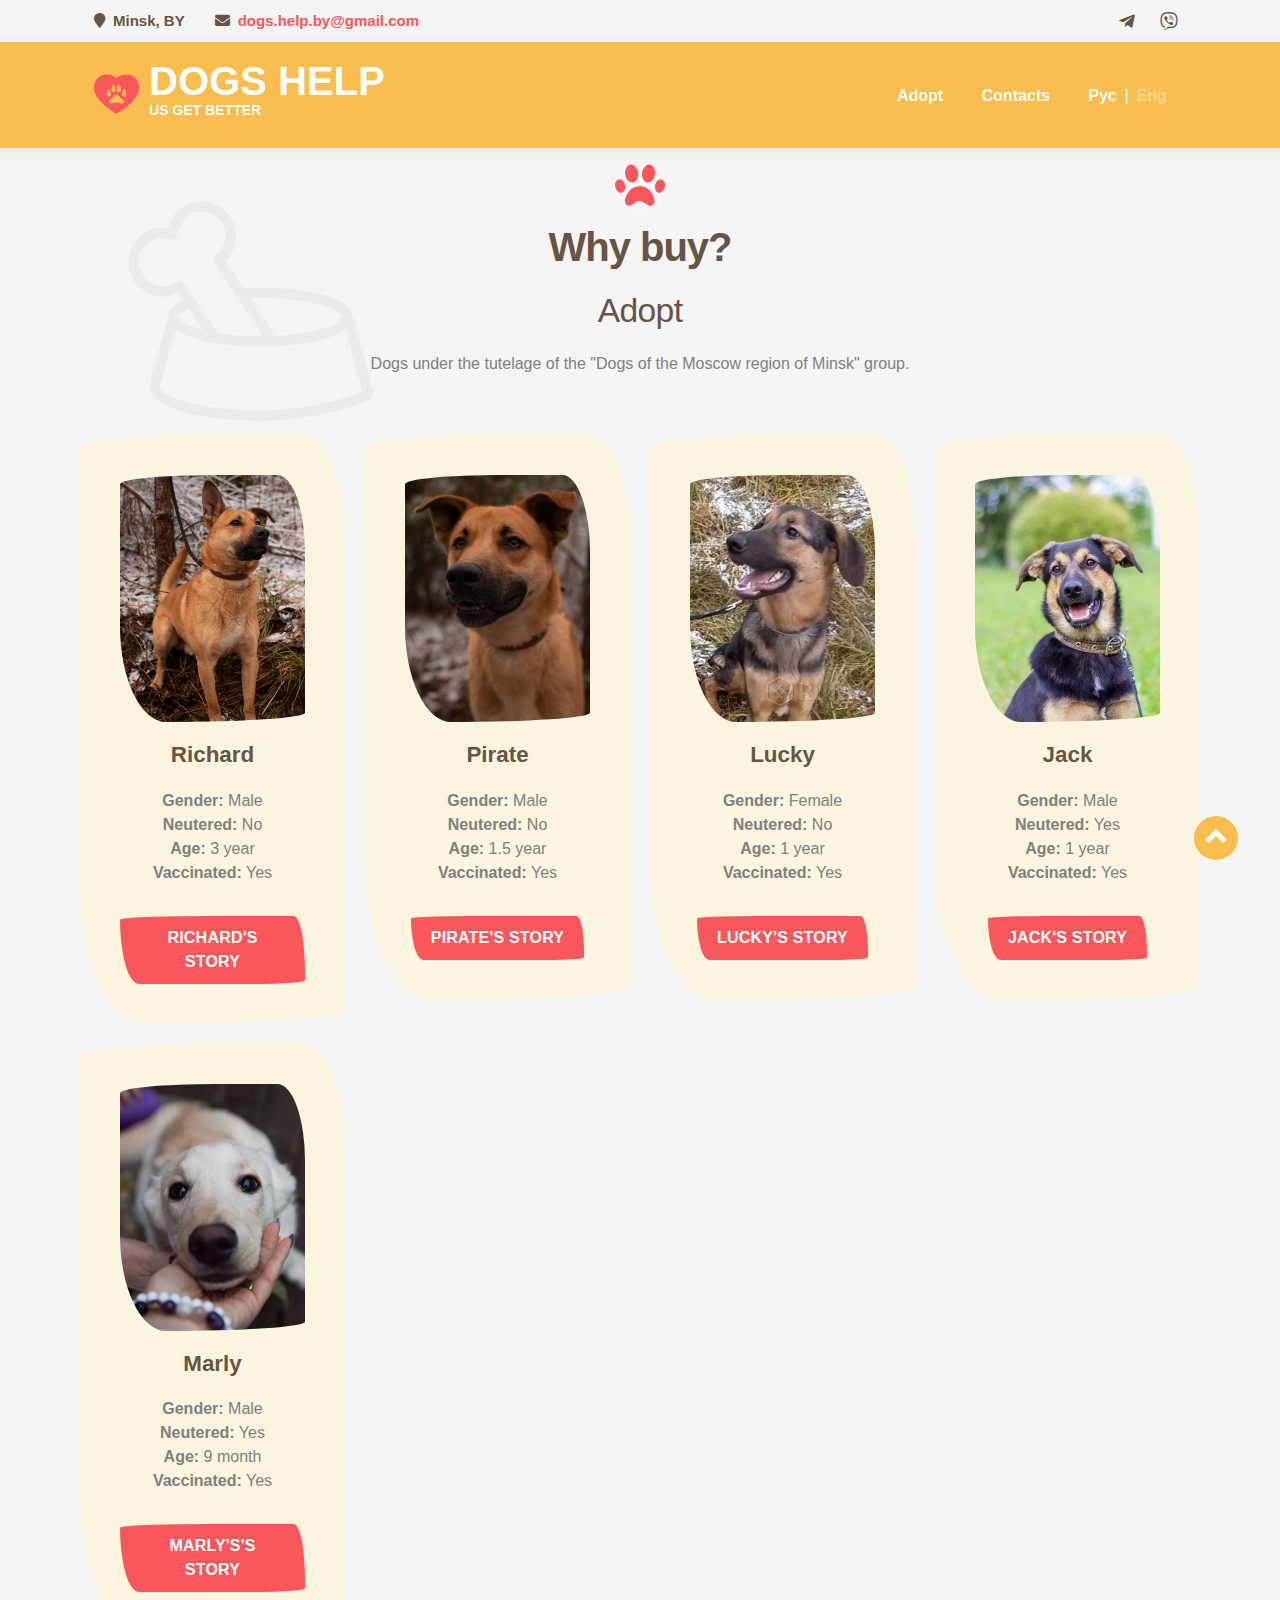
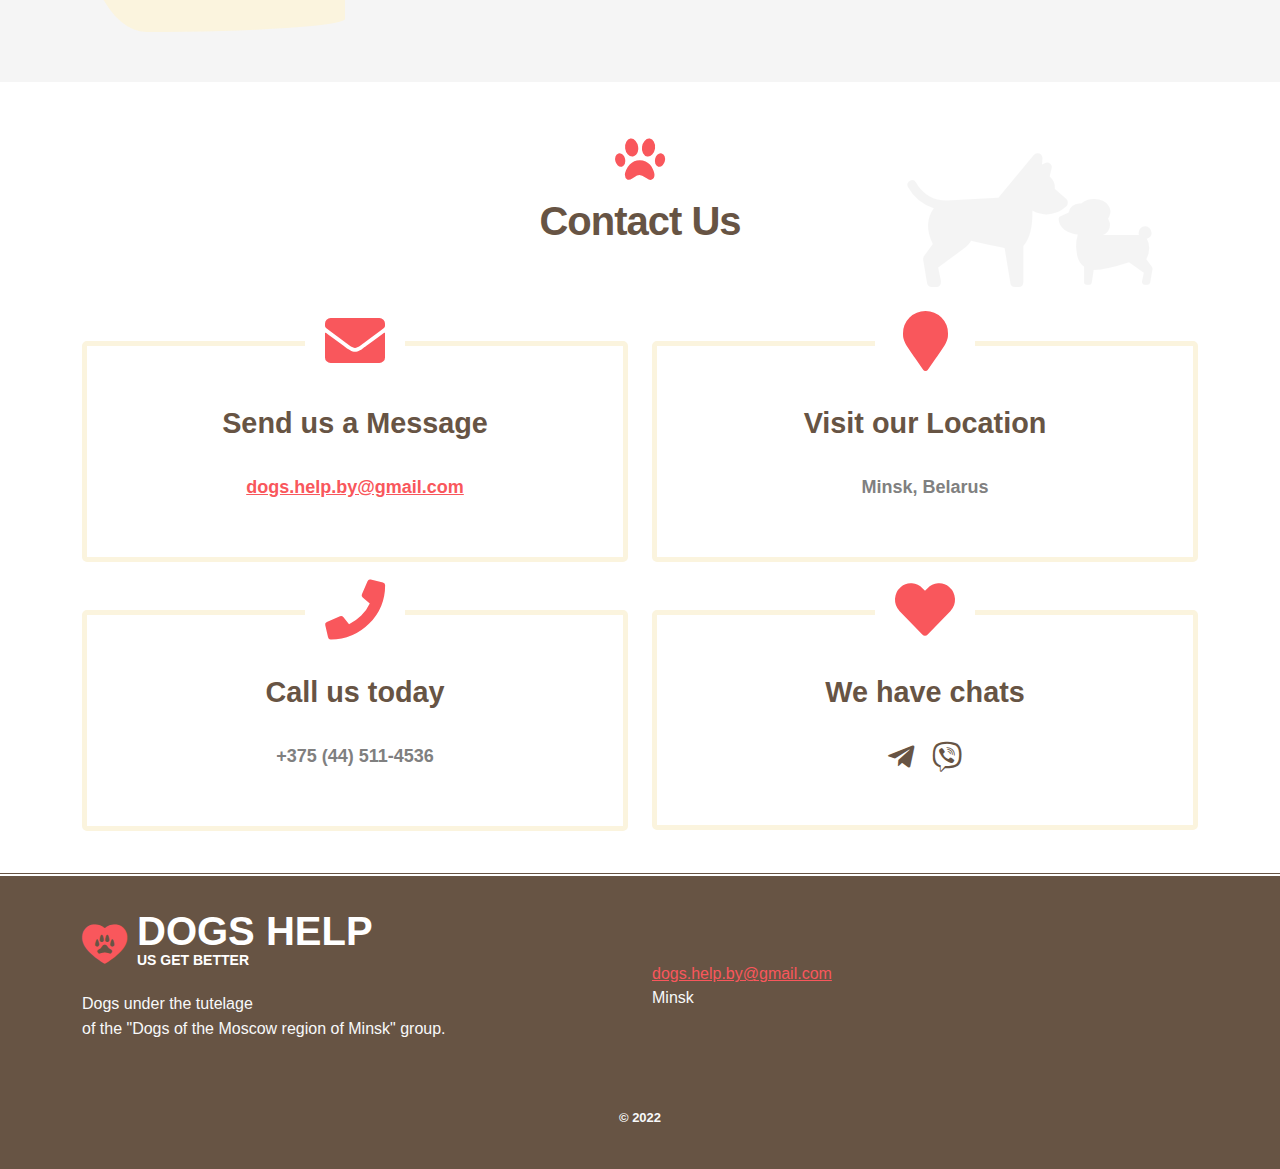
<file: index-eng.html>
<!DOCTYPE html>
<html lang="eng">
<head>
    <meta charset="utf-8">
    <meta content="IE=edge,chrome=1" http-equiv="X-UA-Compatible">
    <meta name="viewport" content="width=device-width, initial-scale=1">
    <title>Dogs Help | Dogs Rehoming & Dog Rescue</title>
    <meta name="keywords" content="dog, dog for free, animals, stray dogs, adopt a dog, dogs rehoming">
    <meta name="description"
          content="Looking to rehome a rescue dog? View photos of adoptable dogs, then contact us to meet your potential new pet today!">
    <meta name="MobileOptimized" content="width">
    <meta name="HandheldFriendly" content="true">

    <meta property="og:title" content="Rehome a rescue dog">
    <meta property="og:site_name" content="Dogs Help">
    <meta property="og:url" content="https://dogshelp.github.io/">
    <meta property="og:description"
          content="Looking to rehome a rescue dog? View photos of adoptable dogs, then contact us to meet your potential new pet today!">
    <meta property="og:image" content="https://dogshelp.github.io/assets/images/dogsHelp.png">

    <meta name="google-site-verification" content="EtWjR05SIJyxCKzYPUv-G1N8Mb-45qB5zoHJ0CdK9Qg"/>
    <meta name="msvalidate.01" content="F56C999866EDA6380B80D3F4508D4DC1"/>

    <link rel="icon" type="image/x-icon" href="favicon.ico">
    <link rel="apple-touch-icon" sizes="180x180" href="apple-touch-icon.png">
    <link rel="icon" type="image/png" sizes="32x32" href="favicon-32x32.png">
    <link rel="icon" type="image/png" sizes="16x16" href="favicon-16x16.png">
    <link rel="icon" href="favicon.svg" type="image/svg+xml">
    <link rel="manifest" href="manifest.json">

    <link href="assets/fonts/Font_Awesome/css/fontawesome.min.css" rel="stylesheet" type="text/css">
    <link href="assets/fonts/Font_Awesome/css/solid.min.css" rel="stylesheet" type="text/css">
    <link href="assets/fonts/Font_Awesome/css/brands.min.css" rel="stylesheet" type="text/css">
    <link href="assets/fonts/Flaticon/flaticon.css" rel="stylesheet" type="text/css">

    <link href="assets/vendor/bootstrap/css/bootstrap.min.css" rel="stylesheet" type="text/css">
    <link href="assets/css/styles.css" rel="stylesheet" type="text/css">

    <script src="assets/vendor/bootstrap/js/bootstrap.min.js"></script>
    <script src="assets/js/jquery-3.6.0.min.js"></script>
    <script src="assets/js/jquery.easing.1.3.js"></script>
</head>
<body>
<div class="preloader d-none" id="preloader">
    <div class="spinner">
        <div class="bounce"></div>
    </div>
</div>
<nav id="main-nav" class="navbar-expand-xl fixed-top">
    <div class="row">
        <div class="container-fluid top-bar">
            <div class="container">
                <div class="row">
                    <div class="col-md-12">
                        <ul class="contact-details float-left">
                            <li><i class="fas fa-map-marker"></i>Minsk, BY</li>
                            <li><i class="fas fa-envelope"></i><a href="mailto:dogs.help.by@gmail.com">dogs.help.by@gmail.com</a>
                            </li>
                        </ul>
                        <ul class="social-list float-right list-inline">
                            <li class="list-inline-item">
                                <a title="Telegram" href="https://t.me/dogandi" target="_blank"
                                   rel="noopener noreferrer">
                                    <i class="fab fa-telegram-plane"></i>
                                </a>
                            </li>
                            <li class="list-inline-item">
                                <a href="viber://chat?number=375445114536" class="d-lg-none" title="Viber">
                                    <i class="fab fa-viber"></i>
                                </a>
                                <a href="viber://chat?number=+375445114536" class="d-none d-lg-block" title="Viber">
                                    <i class="fab fa-viber"></i>
                                </a>
                            </li>
                        </ul>
                    </div>
                </div>
            </div>
        </div>
        <div class="navbar container-fluid">
            <div class="container">
                <a class="navbar-brand" href="index.html">
                    <i class="flaticon-dog-20"></i><span>Dogs Help<br><small>us get better</small></span>
                </a>
                <button class="navbar-toggler" type="button" data-bs-toggle="collapse"
                        data-bs-target="#navbarResponsive" aria-controls="navbarResponsive"
                        aria-expanded="false" aria-label="Toggle navigation">
							  <span class="navbar-toggle-icon">
								 <i class="fas fa-bars"></i>
							  </span>
                </button>
                <div class="collapse navbar-collapse" id="navbarResponsive">
                    <ul class="navbar-nav ms-auto">
                        <li class="nav-item">
                            <a class="nav-link" href="#adopt">Adopt</a>
                        </li>
                        <li class="nav-item">
                            <a class="nav-link" href="#contact">Contacts</a>
                        </li>
                        <li class="nav-item lang-switcher" id="lang-switcher">
                            <a class="nav-link ru" href="index.html">Рус</a>
                            <span> | </span>
                            <a class="nav-link eng disabled" href="#" disabled>Eng</a>
                        </li>
                    </ul>
                </div>
            </div>
        </div>
    </div>
</nav>

<section id="adopt" class="section-1 dog-bg1 bg-light">
    <div class="container">
        <div class="section-heading text-center">
            <h3>Why buy?</h3>
        </div>
        <div class="col-lg-10 offset-lg-1 text-center">
            <h4>Adopt</h4>
            <p>Dogs under the tutelage of the "Dogs of the Moscow region of Minsk" group.</p>
        </div>
        <div class="row mt-5">
            <div class="adopt-card col-md-6 col-xl-3 res-margin">
                <div class="card bg-light-custom">
                    <div class="thumbnail text-center">
                        <img src="assets/images/rich_logo.jpg" class="border-irregular1 img-fluid" alt="Richard">
                        <div class="caption-adoption">
                            <h6 class="adoption-header">Richard</h6>
                            <ul class="list-unstyled">
                                <li><strong>Gender:</strong> Male</li>
                                <li><strong>Neutered:</strong> No</li>
                                <li><strong>Age:</strong> 3 year</li>
                                <li><strong>Vaccinated:</strong> Yes</li>
                            </ul>
                            <div class="text-center">
                                <button type="button" class="btn btn-primary" data-bs-toggle="modal"
                                        data-bs-target="#modal-1">Richard's story
                                </button>
                            </div>
                        </div>
                    </div>
                </div>
            </div>
            <div class="adopt-card col-md-6 col-xl-3 res-margin">
                <div class="card bg-light-custom">
                    <div class="thumbnail text-center">
                        <img src="assets/images/grayer_logo.jpg" class="border-irregular1 img-fluid" alt="Pirate">
                        <div class="caption-adoption">
                            <h6 class="adoption-header">Pirate</h6>
                            <ul class="list-unstyled">
                                <li><strong>Gender:</strong> Male</li>
                                <li><strong>Neutered:</strong> No</li>
                                <li><strong>Age:</strong> 1.5 year</li>
                                <li><strong>Vaccinated:</strong> Yes</li>
                            </ul>
                            <div class="text-center">
                                <button type="button" class="btn btn-primary" data-bs-toggle="modal"
                                        data-bs-target="#modal-2">Pirate's story
                                </button>
                            </div>
                        </div>
                    </div>
                </div>
            </div>
            <div class="adopt-card col-md-6 col-xl-3 res-margin">
                <div class="card bg-light-custom">
                    <div class="thumbnail text-center">
                        <img src="assets/images/laki_logo.jpg" class="border-irregular1 img-fluid" alt="Lucky">
                        <div class="caption-adoption">
                            <h6 class="adoption-header">Lucky</h6>
                            <ul class="list-unstyled">
                                <li><strong>Gender:</strong> Female</li>
                                <li><strong>Neutered:</strong> No</li>
                                <li><strong>Age:</strong> 1 year</li>
                                <li><strong>Vaccinated:</strong> Yes</li>
                            </ul>
                            <div class="text-center">
                                <button type="button" class="btn btn-primary" data-bs-toggle="modal"
                                        data-bs-target="#modal-3">Lucky's story
                                </button>
                            </div>
                        </div>
                    </div>
                </div>
            </div>
            <div class="adopt-card col-md-6 col-xl-3 res-margin">
                <div class="card bg-light-custom">
                    <div class="thumbnail text-center">
                        <img src="assets/images/jack_logo.jpg" class="border-irregular1 img-fluid" alt="Jack">
                        <div class="caption-adoption">
                            <h6 class="adoption-header">Jack</h6>
                            <ul class="list-unstyled">
                                <li><strong>Gender:</strong> Male</li>
                                <li><strong>Neutered:</strong> Yes</li>
                                <li><strong>Age:</strong> 1 year</li>
                                <li><strong>Vaccinated:</strong> Yes</li>
                            </ul>
                            <div class="text-center">
                                <button type="button" class="btn btn-primary" data-bs-toggle="modal"
                                        data-bs-target="#modal-4">Jack's story
                                </button>
                            </div>
                        </div>
                    </div>
                </div>
            </div>
            <div class="adopt-card col-md-6 col-xl-3 res-margin">
                <div class="card bg-light-custom">
                    <div class="thumbnail text-center">
                        <img src="assets/images/slider/slide_marly_2.jpg" class="border-irregular1 img-fluid" alt="Marly">
                        <div class="caption-adoption">
                            <h6 class="adoption-header">Marly</h6>
                            <ul class="list-unstyled">
                                <li><strong>Gender:</strong> Male</li>
                                <li><strong>Neutered:</strong> Yes</li>
                                <li><strong>Age:</strong> 9 month</li>
                                <li><strong>Vaccinated:</strong> Yes</li>
                            </ul>
                            <div class="text-center">
                                <button type="button" class="btn btn-primary" data-bs-toggle="modal"
                                        data-bs-target="#modal-5">Marly's's story
                                </button>
                            </div>
                        </div>
                    </div>
                </div>
            </div>
        </div>
    </div>

</section>

<section id="contact" class="section-2 dog-bg3">
    <div class="container">
        <div class="section-heading text-center">
            <h3>Contact Us</h3>
        </div>
    </div>
    <div class="container">

        <div class="row res-margin mt-5">
            <div class="contact-card col-lg-6 mt-5">
                <div class="contact-icon">
                    <i class="fas fa-envelope top-icon"></i>
                    <div class="contact-icon-info">
                        <h5>Send us a Message</h5>
                        <p class="h7"><a
                                href="mailto:dogs.help.by@gmail.com?subject=%D0%98%D1%89%D1%83%20%D1%81%D0%BE%D0%B1%D0%B0%D0%BA%D1%83">dogs.help.by@gmail.com</a>
                        </p>
                    </div>
                </div>
            </div>
            <div class="contact-card col-lg-6 mt-5">
                <div class="contact-icon">
                    <i class="fas fa-map-marker top-icon"></i>
                    <div class="contact-icon-info">
                        <h5>Visit our Location</h5>
                        <p class="h7">Minsk, Belarus</p>
                    </div>
                </div>
            </div>
            <div class="contact-card col-lg-6 mt-5">
                <div class="contact-icon">
                    <i class="fas fa-phone top-icon"></i>
                    <div class="contact-icon-info">
                        <h5>Call us today</h5>
                        <p class="h7">+375 (44) 511-4536</p>
                    </div>
                </div>
            </div>
            <div class="contact-card col-lg-6 mt-5">
                <div class="contact-icon">
                    <i class="fas fa-heart top-icon"></i>
                    <div class="contact-icon-info">
                        <h5>We have chats</h5>
                        <ul class="social-media">
                            <li>
                                <a title="Telegram" href="https://t.me/dogandi" target="_blank"
                                   rel="noopener noreferrer">
                                    <i class="fab fa-telegram-plane"></i>
                                </a>
                            </li>
                            <li>
                                <a href="viber://chat?number=375445114536" class="d-lg-none" title="Viber">
                                    <i class="fab fa-viber"></i>
                                </a>
                                <a href="viber://chat?number=+375445114536" class="d-none d-lg-block" title="Viber">
                                    <i class="fab fa-viber"></i>
                                </a>
                            </li>
                        </ul>
                    </div>
                </div>
            </div>
        </div>
    </div>
</section>

<footer class="text-light">
    <div class="container">
        <div class="row">
            <div class="col-lg-6">
                <a class="navbar-brand" href="index.html"><i class="flaticon-dog-20"></i><span>Dogs Help<br><small>us get better</small></span></a>
                <p class="mt-3">Dogs under the tutelage <br>of the "Dogs of the Moscow region of Minsk" group.</p>
            </div>
            <div class="col-lg-3">
                <h6><i class="fas fa-envelope margin-icon"></i>Contacts</h6>
                <ul class="list-unstyled">
                    <li>
                        <a href="mailto:dogs.help.by@gmail.com?subject=%D0%98%D1%89%D1%83%20%D1%81%D0%BE%D0%B1%D0%B0%D0%BA%D1%83"
                           title="напишите нам">dogs.help.by@gmail.com</a></li>
                    <li>Minsk</li>
                </ul>
            </div>
        </div>
        <div class="row">
            <div class="credits col-sm-12">
                <p>&copy; 2022</p>
            </div>
        </div>
    </div>
    <div class="page-scroll hidden-sm hidden-xs">
        <a href="#top" class="back-to-top" style="display: inline;"><i class="fas fa-angle-up"></i></a>
    </div>
</footer>

<!-- Modals -->
<!-- modal 1 -->
<div class="modal fade" id="modal-1" tabindex="-1" aria-labelledby="exampleModalFullscreenLabel" aria-hidden="true"
     style="display: none;">
    <div class="modal-dialog modal-fullscreen">
        <div class="modal-content">
            <div class="modal-header">
                <h5 class="modal-title h4" id="modal-label-1">Richard's story</h5>
                <button type="button" class="btn-close" data-bs-dismiss="modal" aria-label="Close"></button>
            </div>
            <div class="modal-body dog-bg2">
                <div class="container">
                    <div class="row">
                        <div class="col-lg-12">
                            <div class="row bg-light-custom block-padding">
                                <div class="col-lg-4 offset-lg-2">
                                    <div id="carouselIndicators1" class="carousel slide" data-bs-ride="carousel"
                                         data-bs-pause="hover">
                                        <div class="carousel-indicators">
                                            <button type="button" data-bs-target="#carouselIndicators1"
                                                    data-bs-slide-to="0" class="active" aria-current="true"
                                                    aria-label="Slide 1"></button>
                                            <button type="button" data-bs-target="#carouselIndicators1"
                                                    data-bs-slide-to="1" aria-label="Slide 2"></button>
                                            <button type="button" data-bs-target="#carouselIndicators1"
                                                    data-bs-slide-to="2" aria-label="Slide 3"></button>
                                            <button type="button" data-bs-target="#carouselIndicators1"
                                                    data-bs-slide-to="3" aria-label="Slide 4"></button>
                                            <button type="button" data-bs-target="#carouselIndicators1"
                                                    data-bs-slide-to="4" aria-label="Slide 5"></button>
                                            <button type="button" data-bs-target="#carouselIndicators1"
                                                    data-bs-slide-to="5" aria-label="Slide 6"></button>
                                            <button type="button" data-bs-target="#carouselIndicators1"
                                                    data-bs-slide-to="6" aria-label="Slide 7"></button>
                                        </div>
                                        <div class="carousel-inner">
                                            <div class="carousel-item active">
                                                <img src="assets/images/slider/slide_richard_1.jpg"
                                                     class="d-block w-100" alt="Richard">
                                            </div>
                                            <div class="carousel-item">
                                                <img src="assets/images/slider/slide_richard_2.jpg"
                                                     class="d-block w-100" alt="Richard">
                                            </div>
                                            <div class="carousel-item">
                                                <img src="assets/images/slider/slide_richard_3.jpg"
                                                     class="d-block w-100" alt="Richard">
                                            </div>
                                            <div class="carousel-item">
                                                <img src="assets/images/slider/slide_richard_4.jpg"
                                                     class="d-block w-100" alt="Richard">
                                            </div>
                                            <div class="carousel-item">
                                                <img src="assets/images/slider/slide_richard_5.jpg"
                                                     class="d-block w-100" alt="Richard">
                                            </div>
                                            <div class="carousel-item">
                                                <img src="assets/images/slider/slide_richard_6.jpg"
                                                     class="d-block w-100" alt="Richard">
                                            </div>
                                            <div class="carousel-item">
                                                <img src="assets/images/slider/slide_richard_7.jpg"
                                                     class="d-block w-100" alt="Richard">
                                            </div>
                                        </div>
                                        <button class="carousel-control-prev" type="button"
                                                data-bs-target="#carouselIndicators1" data-bs-slide="prev">
                                            <span class="carousel-control-prev-icon" aria-hidden="true"></span>
                                            <span class="visually-hidden">Previous</span>
                                        </button>
                                        <button class="carousel-control-next" type="button"
                                                data-bs-target="#carouselIndicators1" data-bs-slide="next">
                                            <span class="carousel-control-next-icon" aria-hidden="true"></span>
                                            <span class="visually-hidden">Next</span>
                                        </button>
                                    </div>
                                </div>

                                <div class="col-lg-4 res-margin mt-5 text-xs-center">
                                    <h4><strong>Pet name:</strong> Richard</h4>
                                    <div class="row">
                                        <div class="col-sm-6">
                                            <ul class="list-unstyled pet-adopt-info">
                                                <li class="h7">Gender:<span> Male</span></li>
                                                <li class="h7">Age:<span> 3 year</span></li>
                                                <li class="h7">Breed:<span> Mixed Breed</span></li>
                                                <li class="h7">Weight:<span> ~ 16 kg</span></li>
                                            </ul>
                                        </div>
                                        <div class="col-sm-6">
                                            <ul class="list-unstyled pet-adopt-info">
                                                <li class="h7">Neutered:<span> No</span></li>
                                                <li class="h7">Vaccinated:<span> Yes</span></li>
                                                <li class="h7">Size:<span> Medium</span></li>
                                            </ul>
                                        </div>
                                    </div>
                                    <p class="fw-bold">I feel lost and alone. Will you pick me up?</p>
                                </div>
                            </div>

                            <div class="col-md-12 mt-5">
                                <h3>Who is Richard?</h3>

                                <ul class="custom list-inline fw-bold">
                                    <li class="list-inline-item">Friendly to other dogs</li>
                                    <li class="list-inline-item">Good for Apartments</li>
                                    <li class="list-inline-item">Easily connects with people</li>
                                </ul>

                                <p>

                                </p>

                                <ul class="list-unstyled">
                                    <li><i class="fab fa-viber"></i>
                                        <a href="viber://chat?number=375445114536" class="d-lg-none" title="Viber">
                                            Viber (Nastya)
                                        </a>
                                    </li>
                                    <li>
                                        <i class="fab fa-telegram-plane"></i>
                                        <a title="Telegram" href="https://t.me/dogandi" target="_blank"
                                           rel="noopener noreferrer">
                                            group "Dogs of the Moscow region of Minsk"
                                        </a>
                                    </li>
                                </ul>
                                <div class="alert alert-primary mt-5" role="alert">
                                    <h6 class="text-light">Adoption Rules</h6>
                                    <p></p>
                                </div>
                            </div>
                        </div>
                    </div>
                </div>
            </div>
            <div class="modal-footer">
                <button type="button" class="btn btn-secondary" data-bs-dismiss="modal">Close</button>
            </div>
        </div>
    </div>
</div>
<!-- modal 2 -->
<div class="modal fade" id="modal-2" tabindex="-1" aria-labelledby="exampleModalFullscreenLabel" aria-hidden="true"
     style="display: none;">
    <div class="modal-dialog modal-fullscreen">
        <div class="modal-content">
            <div class="modal-header">
                <h5 class="modal-title h4" id="modal-label-2">Pirate's story</h5>
                <button type="button" class="btn-close" data-bs-dismiss="modal" aria-label="Close"></button>
            </div>
            <div class="modal-body dog-bg2">
                <div class="container">
                    <div class="row">
                        <div class="col-lg-12">
                            <div class="row bg-light-custom block-padding">
                                <div class="col-lg-4 offset-lg-2">
                                    <div id="carouselIndicators2" class="carousel slide" data-bs-ride="carousel"
                                         data-bs-pause="hover">
                                        <div class="carousel-indicators">
                                            <button type="button" data-bs-target="#carouselIndicators2"
                                                    data-bs-slide-to="0" class="active" aria-current="true"
                                                    aria-label="Slide 1"></button>
                                            <button type="button" data-bs-target="#carouselIndicators2"
                                                    data-bs-slide-to="1" aria-label="Slide 2"></button>
                                            <button type="button" data-bs-target="#carouselIndicators2"
                                                    data-bs-slide-to="2" aria-label="Slide 3"></button>
                                            <button type="button" data-bs-target="#carouselIndicators2"
                                                    data-bs-slide-to="3" aria-label="Slide 4"></button>
                                            <button type="button" data-bs-target="#carouselIndicators2"
                                                    data-bs-slide-to="4" aria-label="Slide 5"></button>
                                            <button type="button" data-bs-target="#carouselIndicators2"
                                                    data-bs-slide-to="5" aria-label="Slide 6"></button>
                                            <button type="button" data-bs-target="#carouselIndicators2"
                                                    data-bs-slide-to="6" aria-label="Slide 7"></button>
                                            <button type="button" data-bs-target="#carouselIndicators2"
                                                    data-bs-slide-to="7" aria-label="Slide 8"></button>
                                            <button type="button" data-bs-target="#carouselIndicators2"
                                                    data-bs-slide-to="8" aria-label="Slide 9"></button>
                                            <button type="button" data-bs-target="#carouselIndicators2"
                                                    data-bs-slide-to="9" aria-label="Slide 10"></button>
                                        </div>
                                        <div class="carousel-inner">
                                            <div class="carousel-item active">
                                                <img src="assets/images/slider/slide_grayer_1.jpg" class="d-block w-100"
                                                     alt="Pirate">
                                            </div>
                                            <div class="carousel-item">
                                                <img src="assets/images/slider/slide_grayer_2.jpg" class="d-block w-100"
                                                     alt="Pirate">
                                            </div>
                                            <div class="carousel-item">
                                                <img src="assets/images/slider/slide_grayer_3.jpg" class="d-block w-100"
                                                     alt="Pirate">
                                            </div>
                                            <div class="carousel-item">
                                                <img src="assets/images/slider/slide_grayer_4.jpg" class="d-block w-100"
                                                     alt="Pirate">
                                            </div>
                                            <div class="carousel-item">
                                                <img src="assets/images/slider/slide_grayer_5.jpg" class="d-block w-100"
                                                     alt="Pirate">
                                            </div>
                                            <div class="carousel-item">
                                                <img src="assets/images/slider/slide_grayer_6.jpg" class="d-block w-100"
                                                     alt="Pirate">
                                            </div>
                                            <div class="carousel-item">
                                                <img src="assets/images/slider/slide_grayer_7.jpg" class="d-block w-100"
                                                     alt="Pirate">
                                            </div>
                                            <div class="carousel-item">
                                                <img src="assets/images/slider/slide_grayer_8.jpg" class="d-block w-100"
                                                     alt="Pirate">
                                            </div>
                                            <div class="carousel-item">
                                                <img src="assets/images/slider/slide_grayer_9.jpg" class="d-block w-100"
                                                     alt="Pirate">
                                            </div>
                                            <div class="carousel-item">
                                                <img src="assets/images/slider/slide_grayer_10.jpg"
                                                     class="d-block w-100" alt="Pirate">
                                            </div>
                                        </div>
                                        <button class="carousel-control-prev" type="button"
                                                data-bs-target="#carouselIndicators1" data-bs-slide="prev">
                                            <span class="carousel-control-prev-icon" aria-hidden="true"></span>
                                            <span class="visually-hidden">Previous</span>
                                        </button>
                                        <button class="carousel-control-next" type="button"
                                                data-bs-target="#carouselIndicators1" data-bs-slide="next">
                                            <span class="carousel-control-next-icon" aria-hidden="true"></span>
                                            <span class="visually-hidden">Next</span>
                                        </button>
                                    </div>
                                </div>

                                <div class="col-lg-4 res-margin mt-5 text-xs-center">
                                    <h4><strong>Pet name:</strong> Pirate</h4>
                                    <div class="row">
                                        <div class="col-sm-6">
                                            <ul class="list-unstyled pet-adopt-info">
                                                <li class="h7">Gender:<span> Male</span></li>
                                                <li class="h7">Age:<span> 1,5 year</span></li>
                                                <li class="h7">Breed:<span> Mixed Breed</span></li>
                                                <li class="h7">Weight:<span> ~ 20 kg</span></li>
                                            </ul>
                                        </div>
                                        <div class="col-sm-6">
                                            <ul class="list-unstyled pet-adopt-info">
                                                <li class="h7">Neutered:<span> No</span></li>
                                                <li class="h7">Vaccinated:<span> Yes</span></li>
                                                <li class="h7">Size:<span> Large</span></li>
                                            </ul>
                                        </div>
                                    </div>
                                    <p class="fw-bold">I feel lost and alone. Will you pick me up?</p>
                                </div>
                            </div>

                            <div class="col-md-12 mt-5">
                                <h3>Who is Pirate?</h3>

                                <ul class="custom list-inline fw-bold">
                                    <li class="list-inline-item">Friendly to other dogs</li>
                                    <li class="list-inline-item">Good for Apartments</li>
                                    <li class="list-inline-item">Easily connects with people</li>
                                    <li class="list-inline-item">Playful</li>
                                </ul>

                                <p>
                                    text
                                </p>

                                <ul class="list-unstyled">
                                    <li><i class="fab fa-viber"></i>
                                        <a href="viber://chat?number=375445114536" class="d-lg-none" title="Viber">
                                            Viber (Nastya)
                                        </a>
                                    </li>
                                    <li>
                                        <i class="fab fa-telegram-plane"></i>
                                        <a title="Telegram" href="https://t.me/dogandi" target="_blank"
                                           rel="noopener noreferrer">
                                            group "Dogs of the Moscow region of Minsk"
                                        </a>
                                    </li>
                                </ul>
                                <div class="alert alert-primary mt-5" role="alert">
                                    <h6 class="text-light">Adoption Rules</h6>
                                    <p></p>
                                </div>
                            </div>
                        </div>
                    </div>
                </div>
            </div>
            <div class="modal-footer">
                <button type="button" class="btn btn-secondary" data-bs-dismiss="modal">Close</button>
            </div>
        </div>
    </div>
</div>
<!-- modal 3 -->
<div class="modal fade" id="modal-3" tabindex="-1" aria-labelledby="exampleModalFullscreenLabel" aria-hidden="true"
     style="display: none;">
    <div class="modal-dialog modal-fullscreen">
        <div class="modal-content">
            <div class="modal-header">
                <h5 class="modal-title h4" id="modal-label-3">Lucky's story</h5>
                <button type="button" class="btn-close" data-bs-dismiss="modal" aria-label="Close"></button>
            </div>
            <div class="modal-body dog-bg2">
                text
            </div>
            <div class="modal-footer">
                <button type="button" class="btn btn-secondary" data-bs-dismiss="modal">Close</button>
            </div>
        </div>
    </div>
</div>
<!-- modal 4 -->
<div class="modal fade" id="modal-4" tabindex="-1" aria-labelledby="exampleModalFullscreenLabel" aria-hidden="true"
     style="display: none;">
    <div class="modal-dialog modal-fullscreen">
        <div class="modal-content">
            <div class="modal-header">
                <h5 class="modal-title h4" id="modal-label-4">Jack's story</h5>
                <button type="button" class="btn-close" data-bs-dismiss="modal" aria-label="Close"></button>
            </div>
            <div class="modal-body dog-bg2">
                text
            </div>
            <div class="modal-footer">
                <button type="button" class="btn btn-secondary" data-bs-dismiss="modal">Close</button>
            </div>
        </div>
    </div>
</div>
<!-- modal 5 -->
<div class="modal fade" id="modal-5" tabindex="-1" aria-labelledby="exampleModalFullscreenLabel" aria-hidden="true"
     style="display: none;">
    <div class="modal-dialog modal-fullscreen">
        <div class="modal-content">
            <div class="modal-header">
                <h5 class="modal-title h4" id="modal-label-5">Marly's story</h5>
                <button type="button" class="btn-close" data-bs-dismiss="modal" aria-label="Close"></button>
            </div>
            <div class="modal-body dog-bg2">
                text
            </div>
            <div class="modal-footer">
                <button type="button" class="btn btn-secondary" data-bs-dismiss="modal">Close</button>
            </div>
        </div>
    </div>
</div>
<!-- modal 6 -->
<div class="modal fade" id="modal-6" tabindex="-1" aria-labelledby="exampleModalFullscreenLabel" aria-hidden="true"
     style="display: none;">
    <div class="modal-dialog modal-fullscreen">
        <div class="modal-content">
            <div class="modal-header">
                <h5 class="modal-title h4" id="modal-label-6">Senya's story</h5>
                <button type="button" class="btn-close" data-bs-dismiss="modal" aria-label="Close"></button>
            </div>
            <div class="modal-body dog-bg2">
                text
            </div>
            <div class="modal-footer">
                <button type="button" class="btn btn-secondary" data-bs-dismiss="modal">Close</button>
            </div>
        </div>
    </div>
</div>
<!-- modal 7 -->
<div class="modal fade" id="modal-7" tabindex="-1" aria-labelledby="exampleModalFullscreenLabel" aria-hidden="true"
     style="display: none;">
    <div class="modal-dialog modal-fullscreen">
        <div class="modal-content">
            <div class="modal-header">
                <h5 class="modal-title h4" id="modal-label-7">Esenya's story</h5>
                <button type="button" class="btn-close" data-bs-dismiss="modal" aria-label="Close"></button>
            </div>
            <div class="modal-body dog-bg2">
                text
            </div>
            <div class="modal-footer">
                <button type="button" class="btn btn-secondary" data-bs-dismiss="modal">Close</button>
            </div>
        </div>
    </div>
</div>

<script src="assets/js/custom.js"></script>
</body>
</html>
</file>
<file: assets/fonts/Flaticon/flaticon.css>
@font-face {
    font-family: "Flaticon";
    src: url("Flaticon.eot");
    src: url("Flaticon.eot?#iefix") format("embedded-opentype"),
    url("Flaticon.woff") format("woff"),
    url("Flaticon.ttf") format("truetype");
    font-weight: normal;
    font-style: normal;
}


[class^="flaticon-"]:before, [class*=" flaticon-"]:before,
[class^="flaticon-"]:after, [class*=" flaticon-"]:after {
    font-family: Flaticon;
    font-style: normal;
}

.flaticon-game:before {
    content: "\f100";
}

.flaticon-animals-15:before {
    content: "\f101";
}

.flaticon-cross:before {
    content: "\f102";
}

.flaticon-animal-13:before {
    content: "\f103";
}

.flaticon-shape:before {
    content: "\f104";
}

.flaticon-cat-toy:before {
    content: "\f105";
}

.flaticon-pet-lotion:before {
    content: "\f106";
}

.flaticon-cat-in-black-silhouette:before {
    content: "\f107";
}

.flaticon-cat-2:before {
    content: "\f108";
}

.flaticon-ashera-cat:before {
    content: "\f109";
}

.flaticon-animals-14:before {
    content: "\f10a";
}

.flaticon-animals-13:before {
    content: "\f10b";
}

.flaticon-animals-12:before {
    content: "\f10c";
}

.flaticon-silhouette:before {
    content: "\f10d";
}

.flaticon-animal-12:before {
    content: "\f10e";
}

.flaticon-black-cat:before {
    content: "\f10f";
}

.flaticon-animal-prints:before {
    content: "\f110";
}

.flaticon-garden:before {
    content: "\f111";
}

.flaticon-dog-20:before {
    content: "\f112";
}

.flaticon-dog-19:before {
    content: "\f113";
}

.flaticon-people-2:before {
    content: "\f114";
}

.flaticon-animals-11:before {
    content: "\f115";
}

.flaticon-people-1:before {
    content: "\f116";
}

.flaticon-dog-18:before {
    content: "\f117";
}

.flaticon-people:before {
    content: "\f118";
}

.flaticon-animals-10:before {
    content: "\f119";
}

.flaticon-dog-17:before {
    content: "\f11a";
}

.flaticon-man:before {
    content: "\f11b";
}

.flaticon-animal-11:before {
    content: "\f11c";
}

.flaticon-animal-10:before {
    content: "\f11d";
}

.flaticon-dog-16:before {
    content: "\f11e";
}

.flaticon-animals-9:before {
    content: "\f11f";
}

.flaticon-animal-9:before {
    content: "\f120";
}

.flaticon-dog-15:before {
    content: "\f121";
}

.flaticon-animals-8:before {
    content: "\f122";
}

.flaticon-dog-14:before {
    content: "\f123";
}

.flaticon-easter-bunny:before {
    content: "\f124";
}

.flaticon-grooming-1:before {
    content: "\f125";
}

.flaticon-pawprint-4:before {
    content: "\f126";
}

.flaticon-pawprint-3:before {
    content: "\f127";
}

.flaticon-cat-1:before {
    content: "\f128";
}

.flaticon-dog-with-belt-walking-with-a-man:before {
    content: "\f129";
}

.flaticon-dog-13:before {
    content: "\f12a";
}

.flaticon-grooming:before {
    content: "\f12b";
}

.flaticon-prize-badge-with-paw-print:before {
    content: "\f12c";
}

.flaticon-dog-12:before {
    content: "\f12d";
}

.flaticon-dog-11:before {
    content: "\f12e";
}

.flaticon-pawprint-2:before {
    content: "\f12f";
}

.flaticon-dog-seating:before {
    content: "\f130";
}

.flaticon-dog-10:before {
    content: "\f131";
}

.flaticon-plain-dog:before {
    content: "\f132";
}

.flaticon-jack-russell-terrier:before {
    content: "\f133";
}

.flaticon-dog-9:before {
    content: "\f134";
}

.flaticon-walking-with-dog:before {
    content: "\f135";
}

.flaticon-pet:before {
    content: "\f136";
}

.flaticon-face-of-staring-dog:before {
    content: "\f137";
}

.flaticon-dog-with-floppy-ears-1:before {
    content: "\f138";
}

.flaticon-face-of-a-dog-with-sleepy-eyes:before {
    content: "\f139";
}

.flaticon-dog-bone-1:before {
    content: "\f13a";
}

.flaticon-dog-with-big-and-pointy-ears:before {
    content: "\f13b";
}

.flaticon-dog-head:before {
    content: "\f13c";
}

.flaticon-border-collie-head:before {
    content: "\f13d";
}

.flaticon-bulldog-head:before {
    content: "\f13e";
}

.flaticon-basset-hound-dog-head:before {
    content: "\f13f";
}

.flaticon-dog-face:before {
    content: "\f140";
}

.flaticon-veterinarian-hospital:before {
    content: "\f141";
}

.flaticon-rat:before {
    content: "\f142";
}

.flaticon-cat:before {
    content: "\f143";
}

.flaticon-dog-8:before {
    content: "\f144";
}

.flaticon-animal-8:before {
    content: "\f145";
}

.flaticon-hamster-1:before {
    content: "\f146";
}

.flaticon-animals-7:before {
    content: "\f147";
}

.flaticon-dog-training-3:before {
    content: "\f148";
}

.flaticon-dog-training-2:before {
    content: "\f149";
}

.flaticon-walking-the-dog:before {
    content: "\f14a";
}

.flaticon-dog-training-1:before {
    content: "\f14b";
}

.flaticon-dog-training:before {
    content: "\f14c";
}

.flaticon-dog-7:before {
    content: "\f14d";
}

.flaticon-dog-6:before {
    content: "\f14e";
}

.flaticon-dog-5:before {
    content: "\f14f";
}

.flaticon-animals-6:before {
    content: "\f150";
}

.flaticon-animal-7:before {
    content: "\f151";
}

.flaticon-siamese-cat:before {
    content: "\f152";
}

.flaticon-toyger-cat:before {
    content: "\f153";
}

.flaticon-pets:before {
    content: "\f154";
}

.flaticon-bulldog:before {
    content: "\f155";
}

.flaticon-poodle:before {
    content: "\f156";
}

.flaticon-border-collie:before {
    content: "\f157";
}

.flaticon-basset-houd:before {
    content: "\f158";
}

.flaticon-dachshund:before {
    content: "\f159";
}

.flaticon-kurzhaar:before {
    content: "\f15a";
}

.flaticon-bernese-mountain:before {
    content: "\f15b";
}

.flaticon-dog-puppy:before {
    content: "\f15c";
}

.flaticon-dog-kennel:before {
    content: "\f15d";
}

.flaticon-mouse:before {
    content: "\f15e";
}

.flaticon-turtle:before {
    content: "\f15f";
}

.flaticon-pet-carrier:before {
    content: "\f160";
}

.flaticon-pet-food:before {
    content: "\f161";
}

.flaticon-dog-bone:before {
    content: "\f162";
}

.flaticon-aquarium:before {
    content: "\f163";
}

.flaticon-bird:before {
    content: "\f164";
}

.flaticon-laying-cat:before {
    content: "\f165";
}

.flaticon-pet-friendly:before {
    content: "\f166";
}

.flaticon-animals-5:before {
    content: "\f167";
}

.flaticon-animals-4:before {
    content: "\f168";
}

.flaticon-pawprint-1:before {
    content: "\f169";
}

.flaticon-food:before {
    content: "\f16a";
}

.flaticon-animals-3:before {
    content: "\f16b";
}

.flaticon-dog-4:before {
    content: "\f16c";
}

.flaticon-animals-2:before {
    content: "\f16d";
}

.flaticon-animal-6:before {
    content: "\f16e";
}

.flaticon-veterinary:before {
    content: "\f16f";
}

.flaticon-syringe:before {
    content: "\f170";
}

.flaticon-medical:before {
    content: "\f171";
}

.flaticon-pet-shelter:before {
    content: "\f172";
}

.flaticon-brush:before {
    content: "\f173";
}

.flaticon-animal-5:before {
    content: "\f174";
}

.flaticon-animal-4:before {
    content: "\f175";
}

.flaticon-animals-1:before {
    content: "\f176";
}

.flaticon-vet-with-cat:before {
    content: "\f177";
}

.flaticon-guinea-pig-heag:before {
    content: "\f178";
}

.flaticon-animals:before {
    content: "\f179";
}

.flaticon-angry-bulldog-face:before {
    content: "\f17a";
}

.flaticon-dog-with-chubby-cheeks:before {
    content: "\f17b";
}

.flaticon-chewing-bone-for-dog:before {
    content: "\f17c";
}

.flaticon-dog-food-bowl:before {
    content: "\f17d";
}

.flaticon-doberman-dog-head:before {
    content: "\f17e";
}

.flaticon-dog-with-floppy-ears:before {
    content: "\f17f";
}

.flaticon-long-haired-dog-head:before {
    content: "\f180";
}

.flaticon-animal-paw-print:before {
    content: "\f181";
}

.flaticon-dog-with-first-aid-kit-bag:before {
    content: "\f182";
}

.flaticon-play:before {
    content: "\f183";
}

.flaticon-dog-and-pets-house:before {
    content: "\f184";
}

.flaticon-man-combing-a-dog:before {
    content: "\f185";
}

.flaticon-dog-in-front-of-a-man:before {
    content: "\f186";
}

.flaticon-scissors:before {
    content: "\f187";
}

.flaticon-dog-3:before {
    content: "\f188";
}

.flaticon-dog-2:before {
    content: "\f189";
}

.flaticon-pet-hotel-sign-with-a-dog-and-a-cat-under-a-roof-line:before {
    content: "\f18a";
}

.flaticon-circle:before {
    content: "\f18b";
}

.flaticon-dog-1:before {
    content: "\f18c";
}

.flaticon-pet-hotel-symbols-of-three-stars-a-semicircle-and-a-bone-black-shape:before {
    content: "\f18d";
}

.flaticon-pets-hotel-symbol-with-a-dog-and-a-cat-in-a-circle-with-one-star:before {
    content: "\f18e";
}

.flaticon-animal-3:before {
    content: "\f18f";
}

.flaticon-animal-2:before {
    content: "\f190";
}

.flaticon-sign:before {
    content: "\f191";
}

.flaticon-dog-pet-allowed-hotel-signal:before {
    content: "\f192";
}

.flaticon-zynga-logotype:before {
    content: "\f193";
}

.flaticon-dog:before {
    content: "\f194";
}

.flaticon-animal-1:before {
    content: "\f195";
}

.flaticon-pawprint:before {
    content: "\f196";
}

.flaticon-sitting-rabbit:before {
    content: "\f197";
}

.flaticon-track:before {
    content: "\f198";
}

.flaticon-hamster:before {
    content: "\f199";
}

.flaticon-animal:before {
    content: "\f19a";
}
</file>
<file: assets/css/styles.css>
@import "common/base.css";
@import "common/typography.css";
@import "common/main-color.css";
@import "common/background.css";

@import "layout/buttons.css";
@import "layout/preloader.css";
@import "layout/nav.css";
@import "layout/card.css";
@import "layout/footer.css";
@import "layout/section-heading.css";

@import "social-media.css";

@import "sections/adoption.css";
@import "sections/contact.css";

@import "media-queries.css";
</file>
<file: assets/fonts/Font_Awesome/css/solid.min.css>
/*!
 * Font Awesome Free 5.15.4 by @fontawesome - https://fontawesome.com
 * License - https://fontawesome.com/license/free (Icons: CC BY 4.0, Fonts: SIL OFL 1.1, Code: MIT License)
 */
@font-face{font-family:"Font Awesome 5 Free";font-style:normal;font-weight:900;font-display:block;src:url(../webfonts/fa-solid-900.eot);src:url(../webfonts/fa-solid-900.eot?#iefix) format("embedded-opentype"),url(../webfonts/fa-solid-900.woff2) format("woff2"),url(../webfonts/fa-solid-900.woff) format("woff"),url(../webfonts/fa-solid-900.ttf) format("truetype"),url(../webfonts/fa-solid-900.svg#fontawesome) format("svg")}.fa,.fas{font-family:"Font Awesome 5 Free";font-weight:900}
</file>
<file: assets/fonts/Font_Awesome/css/brands.min.css>
/*!
 * Font Awesome Free 5.15.4 by @fontawesome - https://fontawesome.com
 * License - https://fontawesome.com/license/free (Icons: CC BY 4.0, Fonts: SIL OFL 1.1, Code: MIT License)
 */
@font-face{font-family:"Font Awesome 5 Brands";font-style:normal;font-weight:400;font-display:block;src:url(../webfonts/fa-brands-400.eot);src:url(../webfonts/fa-brands-400.eot?#iefix) format("embedded-opentype"),url(../webfonts/fa-brands-400.woff2) format("woff2"),url(../webfonts/fa-brands-400.woff) format("woff"),url(../webfonts/fa-brands-400.ttf) format("truetype"),url(../webfonts/fa-brands-400.svg#fontawesome) format("svg")}.fab{font-family:"Font Awesome 5 Brands";font-weight:400}
</file>
